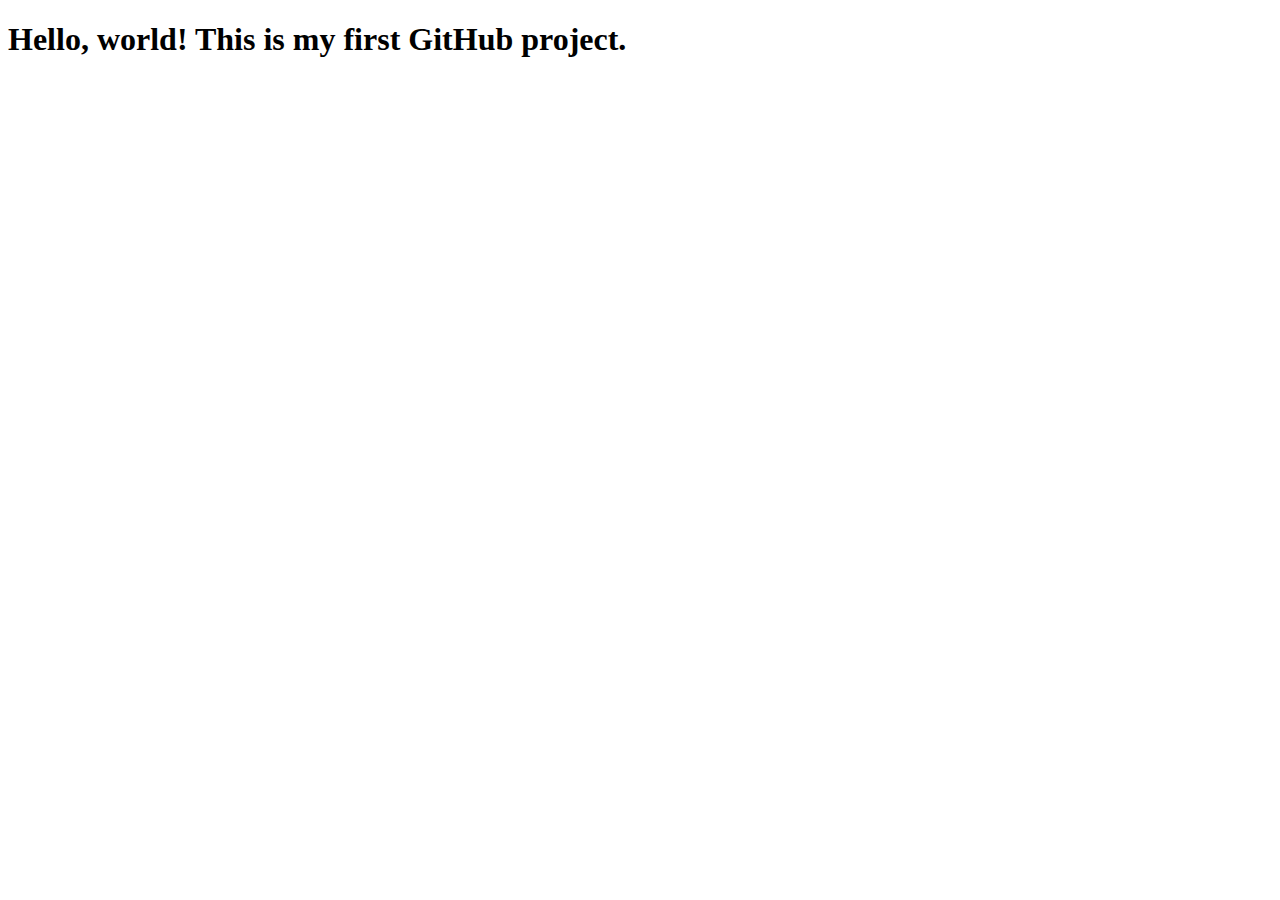
<file: new-project/index.html>
<!DOCTYPE html>
<html lang="en">
<head>
    <meta charset="UTF-8">
    <meta name="viewport" content="width=device-width, initial-scale=1.0">
    <title>My First GitHub Page</title>
</head>
<body>
    <h1>Hello, world! This is my first GitHub project.</h1>
</body>
</html>
</file>
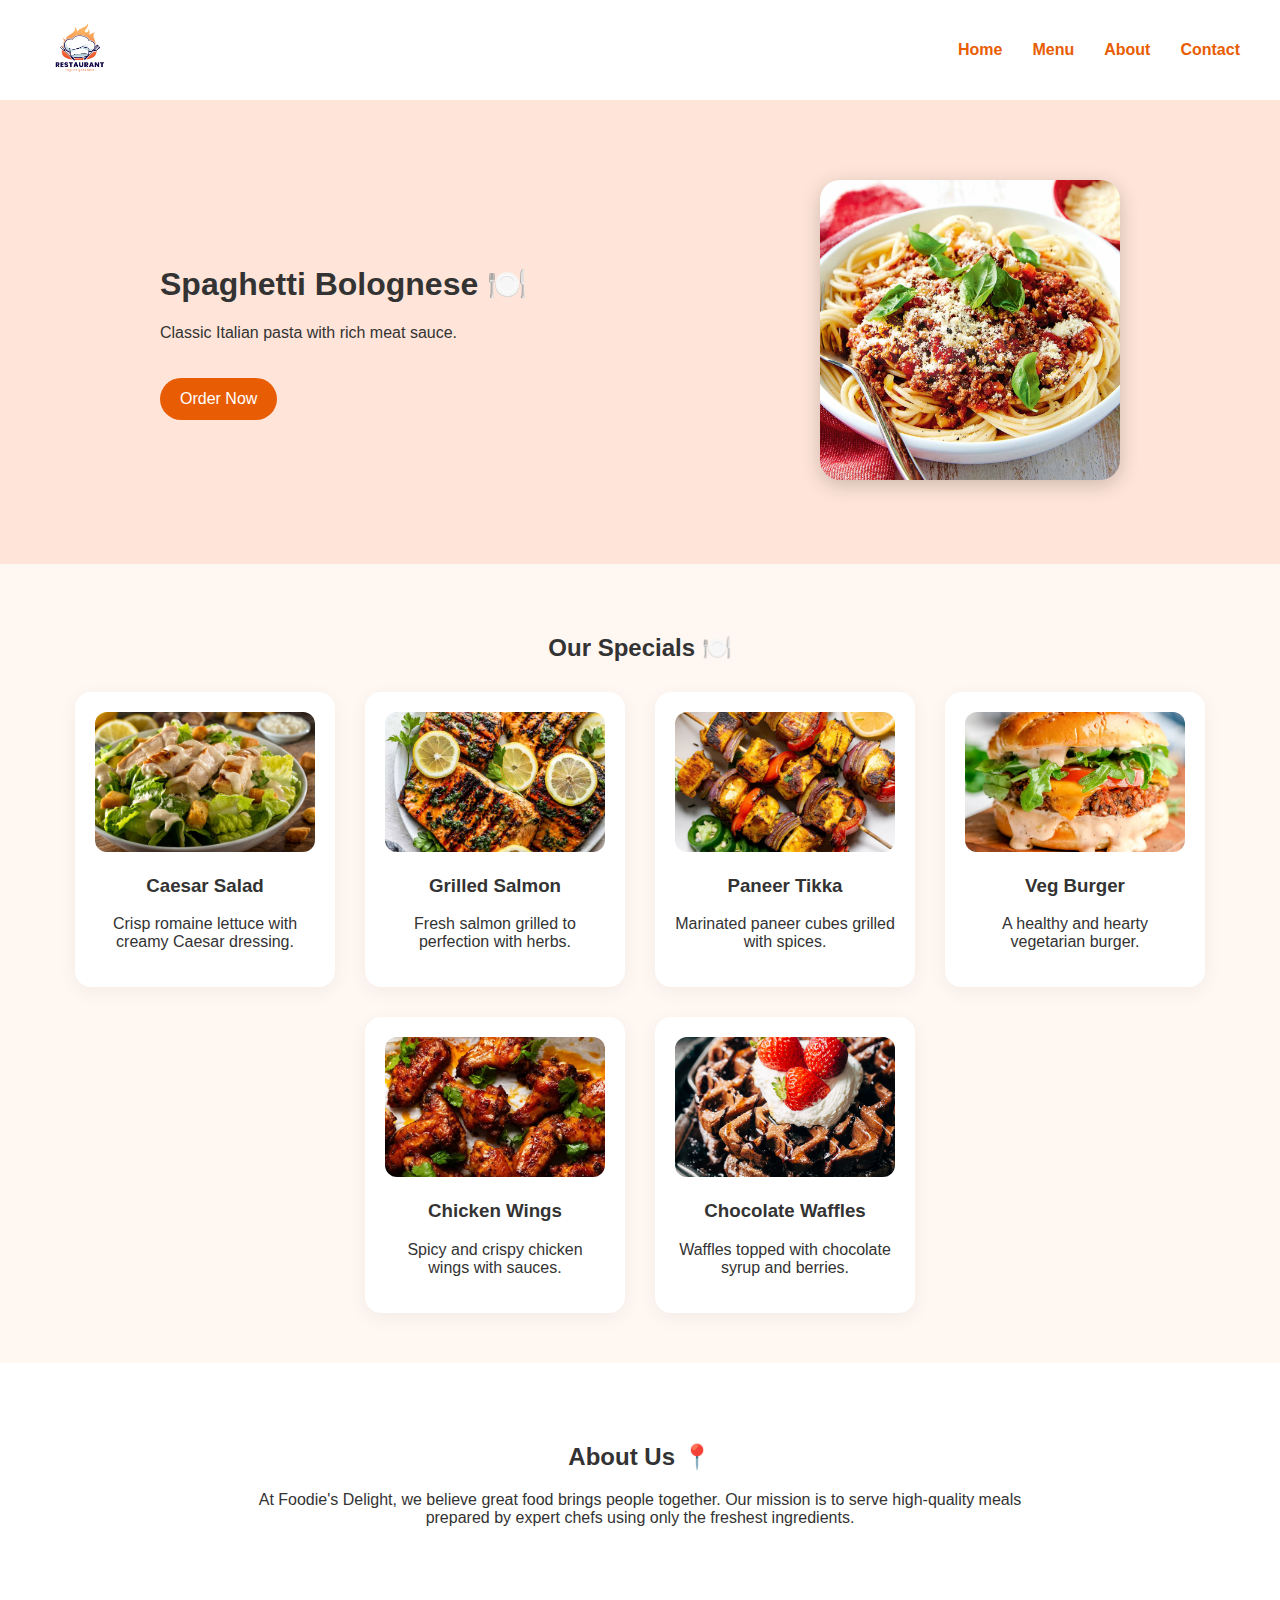
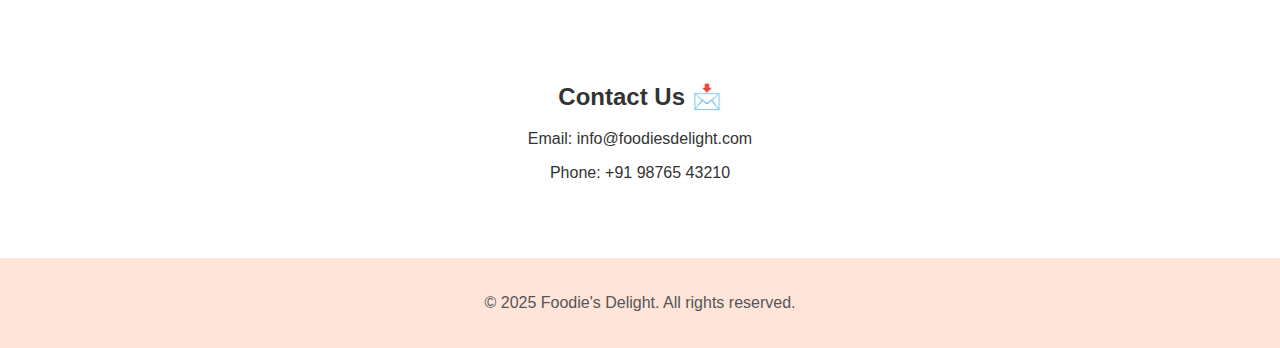
<file: project 2/index.html>
<!DOCTYPE html>
<html lang="en">
<head>
  <meta charset="UTF-8" />
  <meta name="viewport" content="width=device-width, initial-scale=1.0"/>
  <title>Foodie's Delight</title>
  <link rel="stylesheet" href="style.css"/>
</head>
<body>
  <header>
    <div class="navbar">
      <img src="gradient-restaurant-logo-design_23-2151257068.avif" alt="Logo" class="logo"/>
      <ul class="nav-links">
        <li><a href="#">Home</a></li>
        <li><a href="#menu">Menu</a></li>
        <li><a href="#about">About</a></li>
        <li><a href="#contact">Contact</a></li>
      </ul>
    </div>
  </header>

  <section class="hero">
    <div class="hero-text" id="main-text">
      <h1>Spaghetti Bolognese 🍽️</h1>
      <p id="main-desc">Classic Italian pasta with rich meat sauce.</p>
      <a href="#" class="btn">Order Now</a>
    </div>
    <div class="hero-image">
      <img id="main-image" src="spaghetti-bolognese-106560-1.jpeg" alt="Main Dish"/>
    </div>
  </section>

  <section class="menu" id="menu">
    <h2>Our Specials 🍽️</h2>
    <div class="menu-items">
      <div class="menu-item" data-name="Caesar Salad" data-desc="Crisp romaine lettuce with creamy Caesar dressing." data-img="360_F_202483549_3cDh8uaQ5OJG9GUDsp9YKSQNt69rjucc.jpg">
        <img src="360_F_202483549_3cDh8uaQ5OJG9GUDsp9YKSQNt69rjucc.jpg" alt="Dish 1"/>
        <h3>Caesar Salad</h3>
        <p>Crisp romaine lettuce with creamy Caesar dressing.</p>
      </div>
      <div class="menu-item" data-name="Grilled Salmon" data-desc="Fresh salmon grilled to perfection with herbs." data-img="featured-grilled-salmon-recipe.jpg">
        <img src="featured-grilled-salmon-recipe.jpg" alt="Dish 2"/>
        <h3>Grilled Salmon</h3>
        <p>Fresh salmon grilled to perfection with herbs.</p>
      </div>
      <div class="menu-item" data-name="Paneer Tikka" data-desc="Marinated paneer cubes grilled with spices." data-img="Paneer-Tikka-Featured.jpg">
        <img src="Paneer-Tikka-Featured.jpg" alt="Dish 3"/>
        <h3>Paneer Tikka</h3>
        <p>Marinated paneer cubes grilled with spices.</p>
      </div>
      <div class="menu-item" data-name="Veg Burger" data-desc="A healthy and hearty vegetarian burger." data-img="veggie-burgers-1-2.webp">
        <img src="veggie-burgers-1-2.webp" alt="Dish 4"/>
        <h3>Veg Burger</h3>
        <p>A healthy and hearty vegetarian burger.</p>
      </div>
      <div class="menu-item" data-name="Chicken Wings" data-desc="Spicy and crispy chicken wings with sauces." data-img="New-Oreleans-chicken-wings_1.webp">
        <img src="New-Oreleans-chicken-wings_1.webp" alt="Dish 5"/>
        <h3>Chicken Wings</h3>
        <p>Spicy and crispy chicken wings with sauces.</p>
      </div>
      <div class="menu-item" data-name="Chocolate Waffles" data-desc="Waffles topped with chocolate syrup and berries." data-img="Chocolate-Waffles-8.jpg">
        <img src="Chocolate-Waffles-8.jpg" alt="Dish 6"/>
        <h3>Chocolate Waffles</h3>
        <p>Waffles topped with chocolate syrup and berries.</p>
      </div>
    </div>
  </section>

  <section class="about" id="about">
    <div class="content-section">
      <h2>About Us 📍</h2>
      <p>At Foodie's Delight, we believe great food brings people together. Our mission is to serve high-quality meals prepared by expert chefs using only the freshest ingredients.</p>
    </div>
  </section>

  <section class="contact" id="contact">
    <div class="content-section">
      <h2>Contact Us 📩</h2>
      <p>Email: info@foodiesdelight.com</p>
      <p>Phone: +91 98765 43210</p>
    </div>
  </section>

  <footer>
    <p>&copy; 2025 Foodie's Delight. All rights reserved.</p>
  </footer>

  <script src="script.js"></script>
</body>
</html>
</file>
<file: project 2/style.css>
body {
  margin: 0;
  font-family: 'Segoe UI', sans-serif;
  background-color: #fff7f2;
  color: #333;
}

header {
  background-color: #fff;
  box-shadow: 0 2px 10px rgba(0,0,0,0.1);
  padding: 10px 40px;
}

/* Make navbar flex with space-between */
.navbar {
  display: flex;
  justify-content: space-between;  /* logo left, nav right */
  align-items: center;
}

.logo {
  height: 80px;
}

.nav-links {
  list-style: none;
  display: flex;
  gap: 30px;
}

.nav-links a {
  text-decoration: none;
  color: #e85d04;
  font-weight: bold;
}

.hero {
  display: flex;
  justify-content: space-between;
  align-items: center;
  padding: 80px 160px;
  background-color: #ffe5d9;
}

.hero-text {
  max-width: 50%;
}

.hero-image img {
  width: 300px;
  height: 300px;
  object-fit: cover;
  border-radius: 20px;
  box-shadow: 0 5px 20px rgba(0,0,0,0.2);
}

.btn {
  background-color: #e85d04;
  color: white;
  padding: 12px 20px;
  display: inline-block;
  border-radius: 25px;
  text-decoration: none;
  margin-top: 20px;
}

.menu {
  padding: 50px 40px;
  text-align: center;
}

.menu-items {
  display: flex;
  flex-wrap: wrap;
  justify-content: center;
  gap: 30px;
  margin-top: 30px;
}

.menu-item {
  background-color: white;
  padding: 20px;
  width: 220px;
  border-radius: 16px;
  box-shadow: 0 5px 20px rgba(0,0,0,0.05);
  transition: transform 0.3s ease;
  cursor: pointer;
}

.menu-item:hover {
  transform: scale(1.05);
}

.menu-item img {
  width: 100%;
  height: 140px;
  object-fit: cover;
  border-radius: 12px;
}

.about, .contact {
  padding: 60px 40px;
  background-color: #fff;
}

.content-section {
  max-width: 800px;
  margin: auto;
  text-align: center;
}

footer {
  text-align: center;
  padding: 20px;
  background-color: #ffe5d9;
  color: #555;
}
</file>
